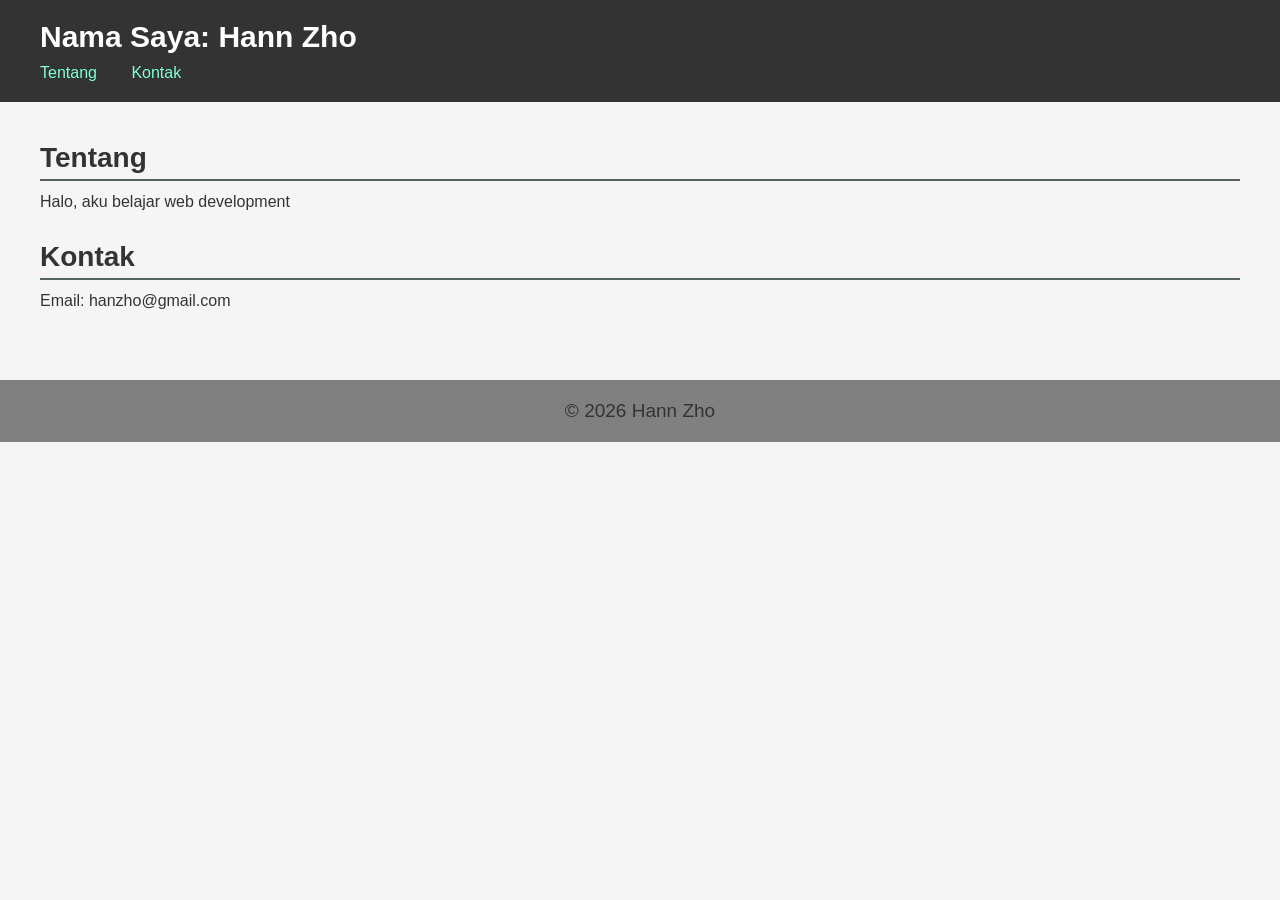
<file: index.html>
<!DOCTYPE html>
<html lang="en">
<head>
    <meta charset="UTF-8">
    <meta name="viewport" content="width=device-width, initial-scale=1.0">
    <title>Profile Saya</title>
    <link rel="stylesheet" href="style.css">
</head>
<body>

      <header>
        <h1>Nama Saya: Hann Zho</h1>
        <nav>
            <a href="tentang">Tentang</a>
            <a href="kontak">Kontak</a>
        </nav>
      </header>

      <main>
        <section id="tentang">
            <h2>Tentang</h2>
            <p>Halo, aku belajar web development</p>
        </section>

        <section id="kontak">
            <h2>Kontak</h2>
            <p>Email: hanzho@gmail.com</p>
        </section>
      </main>

      <footer>
        <p>&copy; 2026 Hann Zho</p>
      </footer>

</body>
</html>
</file>
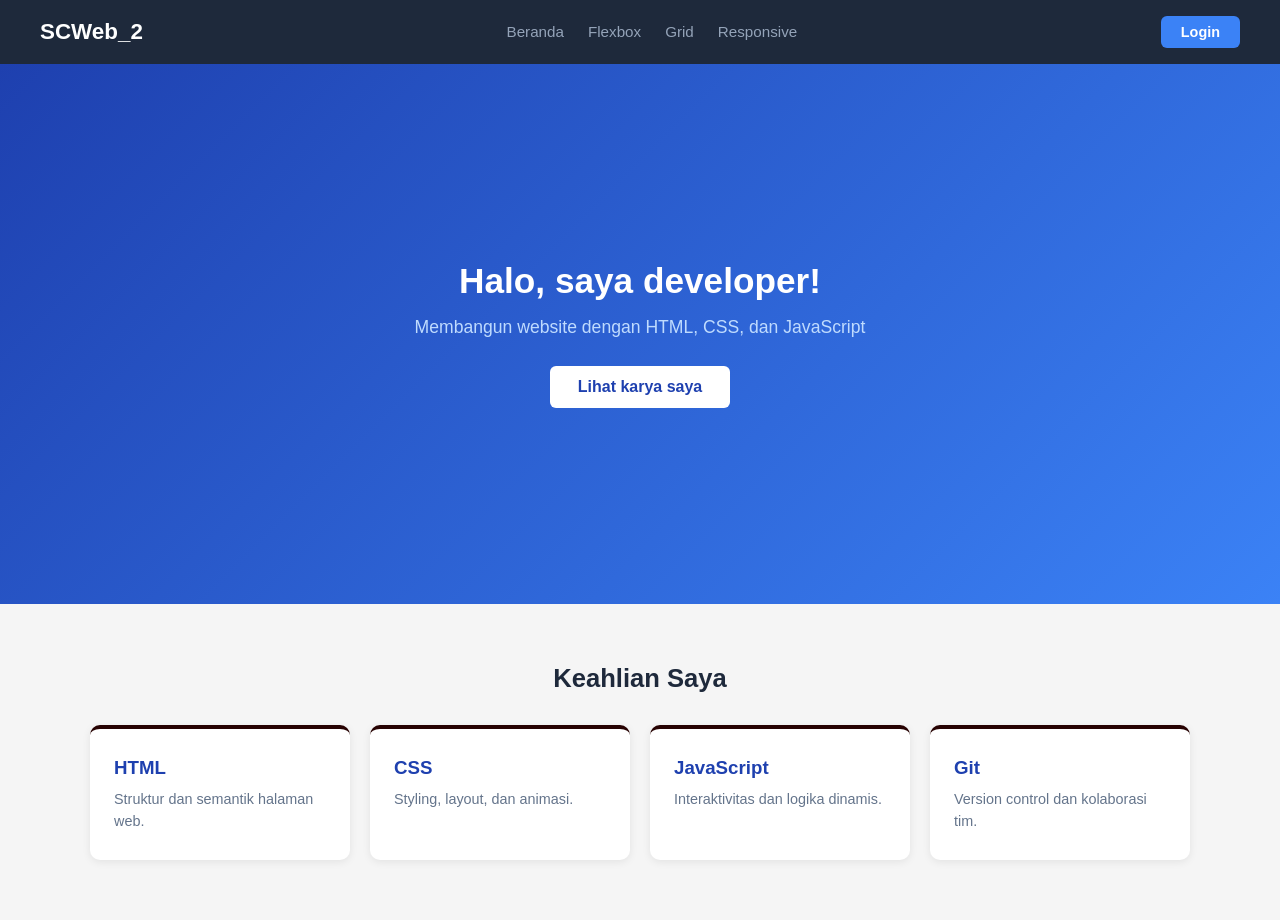
<file: flexbox.html>
<!doctype html>
<html lang="en">
  <head>
    <meta charset="UTF-8" />
    <meta name="viewport" content="width=device-width, initial-scale=1.0" />
    <title>SCWeb_2</title>
    <link rel="stylesheet" href="flexbox.css" />
  </head>

  <body>
    <!-- NAVBAR -->
    <nav class="navbar">
      <span class="brand">SCWeb_2</span>
      <ul class="nav-links">
        <li><a href="index.html">Beranda</a></li>
        <li><a href="flexbox.html">Flexbox</a></li>
        <li><a href="grid.html">Grid</a></li>
        <li><a href="responsive.html">Responsive</a></li>
      </ul>
      <a href="#" class="btn-nav">Login</a>
    </nav>

    <!-- HERO SECTION -->
    <section class="hero">
      <div class="hero-content">
        <h1>Halo, saya developer!</h1>
        <p>Membangun website dengan HTML, CSS, dan JavaScript</p>
        <a href="#" class="btn">Lihat karya saya</a>
      </div>
    </section>

    <!-- CARD SECTION -->
    <section class="cards-section">
      <h2>Keahlian Saya</h2>
      <div class="cards-container">
        <div class="card">
          <h3>HTML</h3>
          <p>Struktur dan semantik halaman web.</p>
        </div>
        <div class="card">
          <h3>CSS</h3>
          <p>Styling, layout, dan animasi.</p>
        </div>
        <div class="card">
          <h3>JavaScript</h3>
          <p>Interaktivitas dan logika dinamis.</p>
        </div>
        <div class="card">
          <h3>Git</h3>
          <p>Version control dan kolaborasi tim.</p>
        </div>
      </div>
    </section>
    
  </body>
</html>
</file>
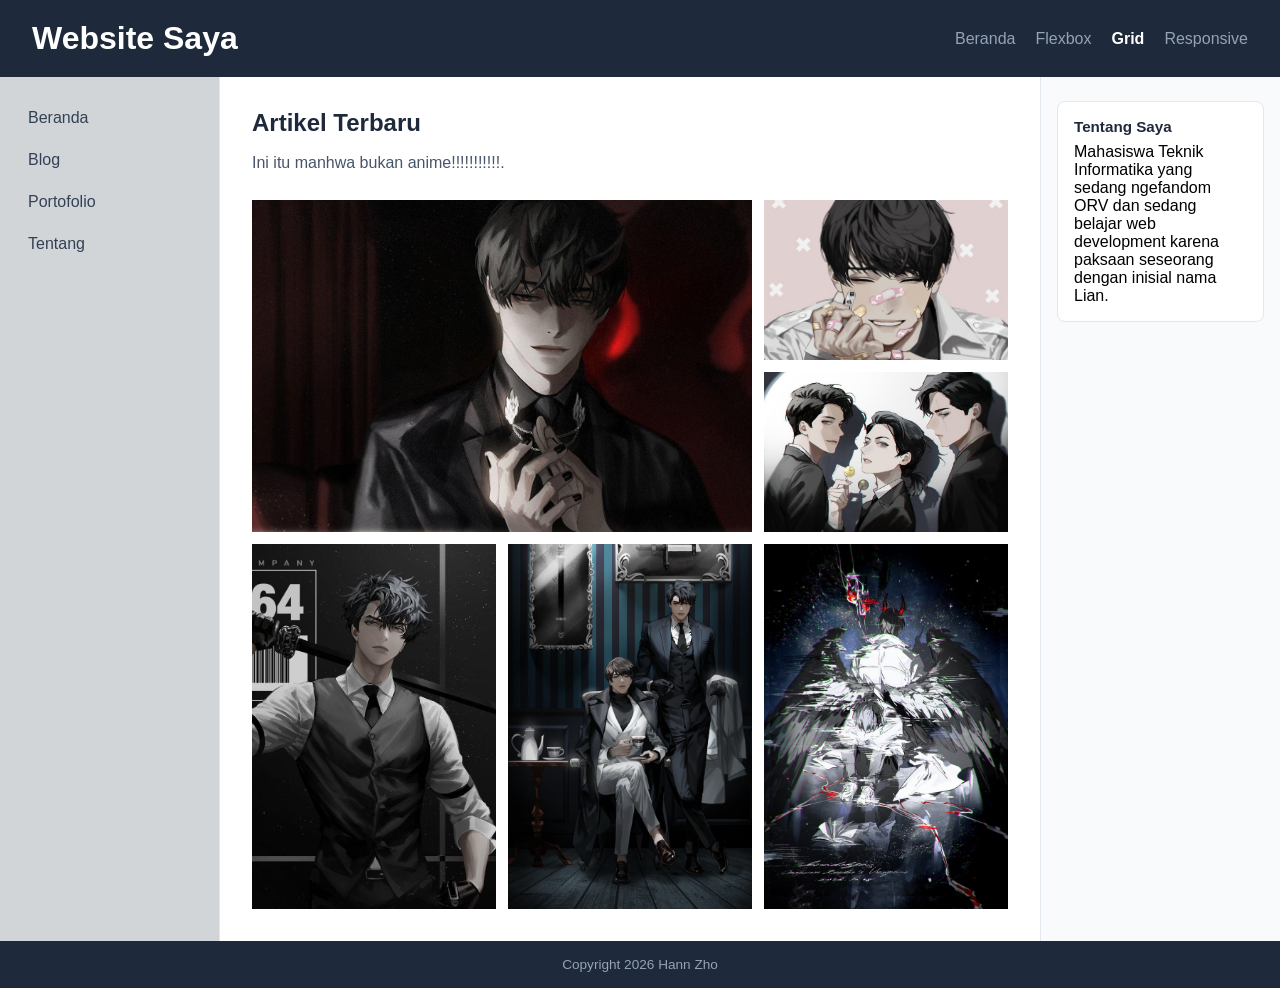
<file: grid.html>
<!doctype html>
<html lang="id">
  <head>
    <meta charset="UTF-8" />
    <meta
      name="viewport"
      content="width=device-width, initial
scale=1.0"
    />
    <title>Latihan Grid</title>
    <link rel="stylesheet" href="grid.css" />
  </head>
  <body>
    <div class="page-layout">
      <header class="site-header">
        <h1>Website Saya</h1>
        <nav class="header-nav">
          <a href="index.html">Beranda</a>
          <a href="flexbox.html">Flexbox</a>
          <a href="grid.html" class="active">Grid</a>
          <a href="responsive.html">Responsive</a>
        </nav>
      </header>

      <nav class="sidebar">
        <ul>
          <li><a href="#">Beranda</a></li>
          <li><a href="#">Blog</a></li>
          <li><a href="#">Portofolio</a></li>
          <li><a href="#">Tentang</a></li>
        </ul>
      </nav>

      <main class="main-content">
        <h2>Artikel Terbaru</h2>
        <p>Ini itu manhwa bukan anime!!!!!!!!!!!.</p>

        <!-- Galeri Grid dalam Grid -->
        <div class="gallery">
          <div class="gallery-item featured">
              <img src="01.jpg" alt="Gambar Utama">
          </div>
          <div class="gallery-item">
            <img src="07.jpg" alt="Foto 2">
          </div>
          <div class="gallery-item">
            <img src="02.jpg" alt="Foto 3">
          </div>
          <div class="gallery-item">
            <img src="06.jpg" alt="Foto 4">
          </div>
          <div class="gallery-item">
            <img src="05.jpg" alt="Foto 5">
          </div>
          <div class="gallery-item">
            <img src="dokeja.jpg" alt="Foto 6">
          </div>  
        </div>
      </main>

      <aside class="widget-area">
        <div class="widget">
          <h3>Tentang Saya</h3>
          <p>
            Mahasiswa Teknik Informatika yang sedang ngefandom ORV dan sedang belajar web development karena paksaan seseorang dengan inisial nama Lian.
          </p>
        </div>
      </aside>

      <footer class="site-footer">
        <p>Copyright 2026 Hann Zho</p>
      </footer>
    </div>
  </body>
</html>
</file>
<file: style.css>
*{
    margin: 0;
    padding: 0;
    box-sizing: border-box;
}

body{
    font-family: Arial, Helvetica, sans-serif;
    background-color: #f5f5f5;
    color: #333;
}

header{
    background-color: #333;
    color: #fff;
    padding: 20px 40px;
}

header h1{
    font-size: 30px;
    margin-bottom: 10px;
}

nav a{
    color: aquamarine;
    text-decoration: none;
    margin-right: 30px;
}

nav a:hover{
    color: rgb(163, 176, 235);
}

main{
    padding: 40px;
}

section{
    margin-bottom: 30px;
}

section h2{
    font-size: 28px;
    border-bottom: 2px solid rgb(83, 97, 97);
    padding-bottom: 5px;
    margin-bottom: 12px;
}

footer{
    background-color: gray;
    text-align: center;
    padding: 20px;
    font-size: 19px;
}
</file>
<file: flexbox.css>
/*reset*/
* {
  margin: 0;
  padding: 0;
  box-sizing: border-box;
}

body {
  font-family: Arial, Helvetica, sans-serif;
  background-color: #f5f5f5;
  color: #1e293b;
}

/* NAVBAR - 3 item: brand | links | tombol login */
.navbar {
  display: flex;
  justify-content: space-between; /* brand kiri, links tengah, btn kanan 
*/
  align-items: center;
  background-color: #1e293b;
  padding: 16px 40px;
}
.brand {
  color: #fff;
  font-size: 1.4rem;
  font-weight: bold;
}

.nav-links {
  display: flex;
  list-style: none;
  gap: 24px;
}
.nav-links a {
  color: #94a3b8;
  text-decoration: none;
  font-size: 0.95rem;
}
.nav-links a:hover {
  color: #fff;
}

/* Tombol login di ujung kanan navbar */
.btn-nav {
  background: #3b82f6;
  color: #fff;
  padding: 8px 20px;
  border-radius: 6px;
  text-decoration: none;
  font-size: 0.9rem;
  font-weight: bold;
}

/* HERO */
.hero {
  display: flex;
  justify-content: center;
  align-items: center;
  min-height: 60vh;
  background: linear-gradient(135deg, #1e40af, #3b82f6);
  text-align: center;
}
.hero-content {
  max-width: 600px;
  padding: 40px;
}
.hero h1 {
  color: #fff;
  font-size: 2.2rem;
  margin-bottom: 16px;
}
.hero p {
  color: #bfdbfe;
  font-size: 1.1rem;
  margin-bottom: 28px;
}
.btn {
  display: inline-block;
  background: #fff;
  color: #1e40af;
  padding: 12px 28px;
  border-radius: 6px;
  font-weight: bold;
  text-decoration: none;
}

/* CARDS */
.cards-section {
  padding: 60px 40px;
}
.cards-section h2 {
  text-align: center;
  margin-bottom: 32px;
  font-size: 1.6rem;
}
.cards-container {
  display: flex;
  flex-wrap: wrap; /* pindah baris jika layar sempit */
  gap: 20px;
  justify-content: center;
}
.card {
  flex: 1 1 200px; /* tumbuh | susut | min-width 200px */
  max-width: 260px;
  background: #fff;
  border-radius: 10px;
  padding: 28px 24px;
  box-shadow: 0 2px 8px rgba(0, 0, 0, 0.08);
  border-top: 4px solid #260101;
}
.card h3 {
  margin-bottom: 10px;
  color: #1e40af;
}
.card p {
  color: #64748b;
  font-size: 0.9rem;
  line-height: 1.5;
}
</file>
<file: grid.css>
* {
  margin: 0;
  padding: 0;
  box-sizing: border-box;
}
body {
  font-family: Arial, sans-serif;
  background: #f1f5f9;
}

/* LAYOUT UTAMA - grid-template-areas */
.page-layout {
  display: grid;
  grid-template-areas:
    "header header header"
    "sidebar content widgets"
    "footer footer footer";
  grid-template-columns: 220px 1fr 240px; /* sidebar | konten | widget 
*/
  grid-template-rows: auto minmax(80vh, auto) auto;
  min-height: 100vh;
}

/* Hubungkan elemen ke area */
.site-header {
  grid-area: header;
}
.sidebar {
  grid-area: sidebar;
}
.main-content {
  grid-area: content;
}
.widget-area {
  grid-area: widgets;
}
.site-footer {
  grid-area: footer;
}

/* HEADER */
.site-header {
  display: flex; /* flex di dalam grid! */
  justify-content: space-between;
  align-items: center;
  background: #1e293b;
  color: #fff;
  padding: 20px 32px;
}
.header-nav {
  display: flex;
  gap: 20px;
}
.header-nav a {
  color: #94a3b8;
  text-decoration: none;
}
.header-nav a.active {
  color: #fff;
  font-weight: bold;
}

/* SIDEBAR */
.sidebar {
  background: #d1d5d7;
  border-right: 1px solid #e2e8f0;
  padding: 24px 16px;
}
.sidebar ul {
  list-style: none;
}
.sidebar li {
  margin-bottom: 8px;
}
.sidebar a {
  color: #334155;
  text-decoration: none;
  padding: 8px 12px;
  display: block;
  border-radius: 6px;
}
.sidebar a:hover {
  background: #e2e8f0;
}

/* MAIN CONTENT */
.main-content {
  padding: 32px;
  background: #fff;
}
.main-content h2 {
  margin-bottom: 12px;
  color: #1e293b;
}
.main-content p {
  color: #475569;
  line-height: 1.7;
  margin-bottom: 24px;
}

/* GALERI (GRID DALAM GRID) */
.gallery {
  display: grid;
  grid-template-columns: repeat(3, 1fr);
  grid-template-rows: 160px 160px;
  gap: 12px;
}
.gallery-item {
  background: #dbeafe;
  border-radius: 8px;
  display: flex;
  align-items: center;
  justify-content: center;
  color: #1e40af;
  font-weight: bold;
}
.gallery-item.featured {
  grid-column: span 2; /* melebar 2 kolom */
  grid-row: span 2; /* meninggi 2 baris */
  background: #1e40af;
  color: #fff;
  font-size: 1.1rem;
}
.gallery-item img {
    width: 100%;
    height: 100%;
    object-fit: cover;
}
/* WIDGET */
.widget-area {
  background: #f8fafc;
  border-left: 1px solid #e2e8f0;
  padding: 24px 16px;
}
.widget {
  background: #fff;
  border-radius: 8px;
  padding: 16px;
  border: 1px solid #e2e8f0;
}
.widget h3 {
  margin-bottom: 8px;
  color: #1e293b;
  font-size: 0.95rem;
}
x .widget p {
  color: #64748b;
  font-size: 0.88rem;
  line-height: 1.6;
}

/* FOOTER */
.site-footer {
  background: #1e293b;
  color: #94a3b8;
  text-align: center;
  padding: 16px;
  font-size: 0.85rem;
}
</file>
